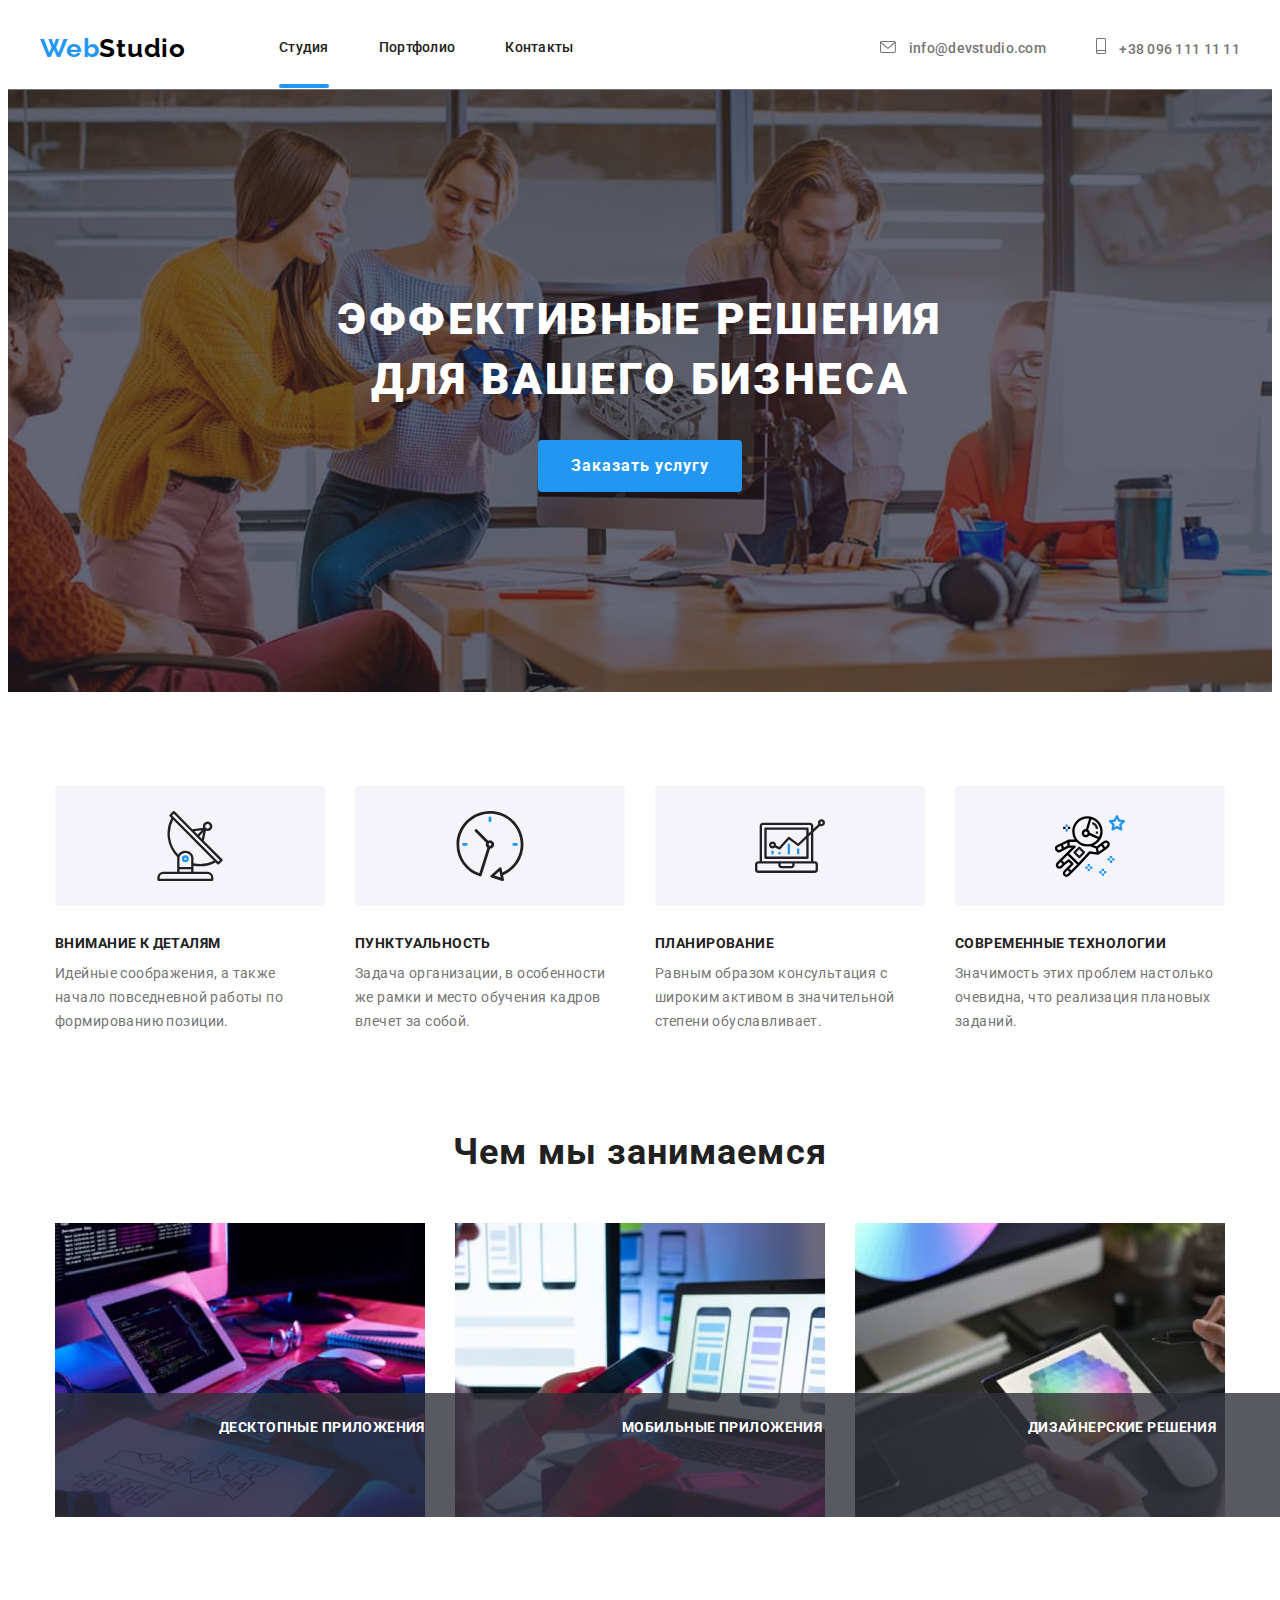
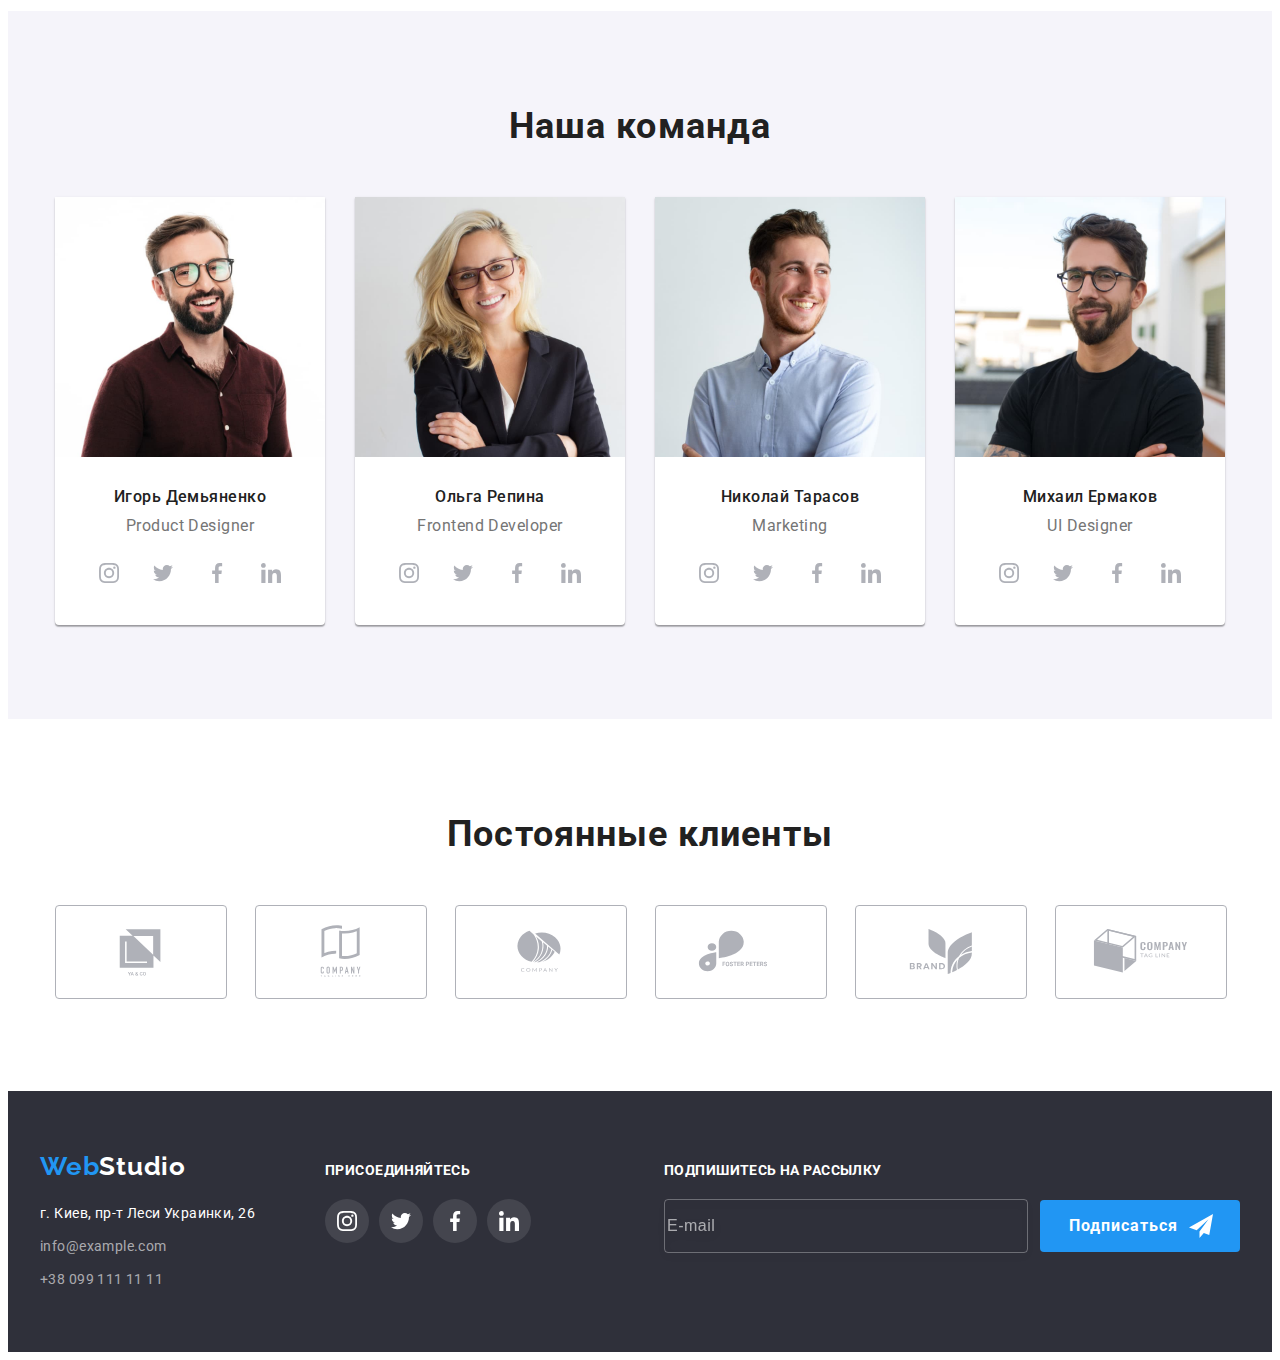
<file: index.html>
<!DOCTYPE html>
<html lang="ru">
  <head>
    <meta charset="UTF-8" />
    <meta http-equiv="X-UA-Compatible" content="IE=edge" />
    <meta name="viewport" content="width=device-width, initial-scale=1.0" />
    <title>Студия</title>
    <link rel="preconnect" href="https://fonts.googleapis.com" />
    <link rel="preconnect" href="https://fonts.gstatic.com" crossorigin />
    <link
      href="https://fonts.googleapis.com/css2?family=Raleway:wght@700&family=Roboto:wght@400;500;700;900&display=swap"
      rel="stylesheet"
    />
    <link
      rel="stylesheet"
      href="https://cdnjs.cloudflare.com/ajax/libs/modern-normalize/1.1.0/modern-normalize.min.css"
      integrity="sha512-wpPYUAdjBVSE4KJnH1VR1HeZfpl1ub8YT/NKx4PuQ5NmX2tKuGu6U/JRp5y+Y8XG2tV+wKQpNHVUX03MfMFn9Q=="
      crossorigin="anonymous"
      referrerpolicy="no-referrer"
    />
    <link rel="stylesheet" href="./css/styles.css" />
    <link rel="stylesheet" href="./css/main.min.css" />
  </head>
  <body>
    <header class="header">
      <div class="container">
        <nav class="nav">
          <a class="logo link" href="index.html"
            >Web<span class="logo-accent-header">Studio</span></a
          >
          <ul class="nav__list list">
            <li class="nav__item item">
              <a href="./index.html" class="nav__link link current">Студия</a>
            </li>
            <li class="nav__item item">
              <a href="./portfolio.html" class="nav__link link">Портфолио</a>
            </li>
            <li class="nav__item item">
              <a href="" class="nav__link link">Контакты</a>
            </li>
          </ul>
        </nav>

        <ul class="header-contact__list list">
          <li class="header-contact__item">
            <a
              class="header-contact__link link"
              href="mailto:info@devstudio.com"
              ><svg class="header-contact__icon" width="16px" height="12px">
                <use href="./img/spraite.svg#icon-mailto"></use>
              </svg>
              info@devstudio.com
            </a>
          </li>
          <li class="header-contact__item">
            <a class="header-contact__link link" href="tel:+380961111111">
              <svg class="header-contact__icon" width="10px" height="16px">
                <use href="./img/spraite.svg#icon-smartphone"></use>
              </svg>
              +38 096 111 11 11
            </a>
          </li>
        </ul>
      </div>
    </header>

    <main>
      <section class="hero">
        <div class="container">
          <h1 class="hero__title">Эффективные решения для вашего бизнеса</h1>
          <button class="btn hero__btn button" type="button" data-modal-open>
            Заказать услугу
          </button>
        </div>
      </section>

      <section class="advantage">
        <div class="container">
          <h2 class="visually-hidden">Преимущества</h2>
          <ul class="advantage__list list">
            <li class="advantage__item">
              <div class="advantage__icon">
                <svg class="advantage__svg" width="70px" height="70px">
                  <use href="./img/spraite.svg#icon-antenna"></use>
                </svg>
              </div>
              <h3 class="advantage__title">Внимание к деталям</h3>
              <p class="advantage__text">
                Идейные соображения, а также начало повседневной работы по
                формированию позиции.
              </p>
            </li>

            <li class="advantage__item">
              <div class="advantage__icon">
                <svg class="advantage__svg" width="70px" height="70px">
                  <use href="./img/spraite.svg#icon-clock"></use>
                </svg>
              </div>
              <h3 class="advantage__title">Пунктуальность</h3>
              <p class="advantage__text">
                Задача организации, в особенности же рамки и место обучения
                кадров влечет за собой.
              </p>
            </li>

            <li class="advantage__item">
              <div class="advantage__icon">
                <svg class="advantage__svg" width="70px" height="70px">
                  <use href="./img/spraite.svg#icon-diagram"></use>
                </svg>
              </div>
              <h3 class="advantage__title">Планирование</h3>
              <p class="advantage__text">
                Равным образом консультация с широким активом в значительной
                степени обуславливает.
              </p>
            </li>

            <li class="advantage__item">
              <div class="advantage__icon">
                <svg class="advantage__svg" width="70px" height="70px">
                  <use href="./img/spraite.svg#icon-astronaut"></use>
                </svg>
              </div>
              <h3 class="advantage__title">Современные технологии</h3>
              <p class="advantage__text">
                Значимость этих проблем настолько очевидна, что реализация
                плановых заданий.
              </p>
            </li>
          </ul>
        </div>
      </section>

      <section class="work">
        <div class="container">
          <h2 class="work__title">Чем мы занимаемся</h2>

          <ul class="work__list list">
            <li class="work__item">
              <div class="work__img">
                <img
                  src="./img/img1.jpg"
                  alt="Десктопные приложения"
                  width="370"
                />
                <p class="work__top-text">Десктопные приложения</p>
              </div>
            </li>
            <li class="work__item">
              <div class="work__img">
                <img
                  src="./img/img2.jpg"
                  alt="Мобильные приложения"
                  width="370"
                />
                <p class="work__top-text">Мобильные приложения</p>
              </div>
            </li>

            <li class="work__item">
              <div class="work__img">
                <img
                  src="./img/img3.jpg"
                  alt="Дизайнерские решения"
                  width="370"
                />
                <p class="work__top-text">Дизайнерские решения</p>
              </div>
            </li>
          </ul>
        </div>
      </section>

      <section class="team">
        <div class="container">
          <h2 class="team__top-title">Наша команда</h2>

          <ul class="card list">
            <li class="card__item">
              <img src="./img/img4.jpg" alt="фото дизайнера" width="270" />
              <div class="card__box">
                <h3 class="card__title">Игорь Демьяненко</h3>
                <p class="card__text" lang="en">Product Designer</p>

                <ul class="socials list">
                  <li class="socials__item">
                    <a class="socials__link link" href="">
                      <svg
                        class="socials__icon card__icon"
                        width="20px"
                        height="20px"
                      >
                        <use href="./img/spraite.svg#icon-instagram"></use>
                      </svg>
                    </a>
                  </li>

                  <li class="socials__item">
                    <a class="socials__link link" href="">
                      <svg
                        class="socials__icon card__icon"
                        width="20px"
                        height="20px"
                      >
                        <use href="./img/spraite.svg#icon-twitter"></use>
                      </svg>
                    </a>
                  </li>

                  <li class="socials__item">
                    <a class="socials__link link" href="">
                      <svg
                        class="socials__icon card__icon"
                        width="20px"
                        height="20px"
                      >
                        <use href="./img/spraite.svg#icon-facebook"></use>
                      </svg>
                    </a>
                  </li>

                  <li class="socials__item">
                    <a class="socials__link link" href="">
                      <svg
                        class="socials__icon card__icon"
                        width="20px"
                        height="20px"
                      >
                        <use href="./img/spraite.svg#icon-linkedin"></use>
                      </svg>
                    </a>
                  </li>
                </ul>
              </div>
            </li>

            <li class="card__item">
              <img src="./img/img5.jpg" alt="фото разработчика" width="270" />
              <div class="card__box">
                <h3 class="card__title">Ольга Репина</h3>
                <p class="card__text" lang="en">Frontend Developer</p>

                <ul class="socials list">
                  <li class="socials__item">
                    <a class="socials__link link" href="">
                      <svg
                        class="socials__icon card__icon"
                        width="20px"
                        height="20px"
                      >
                        <use href="./img/spraite.svg#icon-instagram"></use>
                      </svg>
                    </a>
                  </li>

                  <li class="socials__item">
                    <a class="socials__link link" href="">
                      <svg
                        class="socials__icon card__icon"
                        width="20px"
                        height="20px"
                      >
                        <use href="./img/spraite.svg#icon-twitter"></use>
                      </svg>
                    </a>
                  </li>

                  <li class="socials__item">
                    <a class="socials__link link" href="">
                      <svg
                        class="socials__icon card__icon"
                        width="20px"
                        height="20px"
                      >
                        <use href="./img/spraite.svg#icon-facebook"></use>
                      </svg>
                    </a>
                  </li>

                  <li class="socials__item">
                    <a class="socials__link link" href="">
                      <svg
                        class="socials__icon card__icon"
                        width="20px"
                        height="20px"
                      >
                        <use href="./img/spraite.svg#icon-linkedin"></use>
                      </svg>
                    </a>
                  </li>
                </ul>
              </div>
            </li>

            <li class="card__item">
              <img src="./img/img6.jpg" alt="фото маркетолога" width="270" />
              <div class="card__box">
                <h3 class="card__title">Николай Тарасов</h3>
                <p class="card__text" lang="en">Marketing</p>

                <ul class="socials list">
                  <li class="socials__item">
                    <a class="socials__link link" href="">
                      <svg
                        class="socials__icon card__icon"
                        width="20px"
                        height="20px"
                      >
                        <use href="./img/spraite.svg#icon-instagram"></use>
                      </svg>
                    </a>
                  </li>

                  <li class="socials__item">
                    <a class="socials__link link" href="">
                      <svg
                        class="socials__icon card__icon"
                        width="20px"
                        height="20px"
                      >
                        <use href="./img/spraite.svg#icon-twitter"></use>
                      </svg>
                    </a>
                  </li>

                  <li class="socials__item">
                    <a class="socials__link link" href="">
                      <svg
                        class="socials__icon card__icon"
                        width="20px"
                        height="20px"
                      >
                        <use href="./img/spraite.svg#icon-facebook"></use>
                      </svg>
                    </a>
                  </li>

                  <li class="socials__item">
                    <a class="socials__link link" href="">
                      <svg
                        class="socials__icon card__icon"
                        width="20px"
                        height="20px"
                      >
                        <use href="./img/spraite.svg#icon-linkedin"></use>
                      </svg>
                    </a>
                  </li>
                </ul>
              </div>
            </li>

            <li class="card__item">
              <img src="./img/img7.jpg" alt="фото дизайнера" width="270" />
              <div class="card__box">
                <h3 class="card__title">Михаил Ермаков</h3>
                <p class="card__text" lang="en">UI Designer</p>

                <ul class="socials list">
                  <li class="socials__item">
                    <a class="socials__link link" href="">
                      <svg
                        class="socials__icon card__icon"
                        width="20px"
                        height="20px"
                      >
                        <use href="./img/spraite.svg#icon-instagram"></use>
                      </svg>
                    </a>
                  </li>

                  <li class="socials__item">
                    <a class="socials__link link" href="">
                      <svg
                        class="socials__icon card__icon"
                        width="20px"
                        height="20px"
                      >
                        <use href="./img/spraite.svg#icon-twitter"></use>
                      </svg>
                    </a>
                  </li>

                  <li class="socials__item">
                    <a class="socials__link link" href="">
                      <svg
                        class="socials__icon card__icon"
                        width="20px"
                        height="20px"
                      >
                        <use href="./img/spraite.svg#icon-facebook"></use>
                      </svg>
                    </a>
                  </li>

                  <li class="socials__item">
                    <a class="socials__link link" href="">
                      <svg
                        class="socials__icon card__icon"
                        width="20px"
                        height="20px"
                      >
                        <use href="./img/spraite.svg#icon-linkedin"></use>
                      </svg>
                    </a>
                  </li>
                </ul>
              </div>
            </li>
          </ul>
        </div>
      </section>

      <section class="client">
        <div class="container">
          <h2 class="client__title">Постоянные клиенты</h2>
          <ul class="client__list list">
            <li class="client__item">
              <a class="client__link link" href=""
                ><svg class="client__icon" width="106px" height="60px">
                  <use href="./img/spraite.svg#icon-client-1"></use>
                </svg>
              </a>
            </li>
            <li class="client__item">
              <a class="client__link link" href=""
                ><svg class="client__icon" width="106px" height="60px">
                  <use href="./img/spraite.svg#icon-client-2"></use>
                </svg>
              </a>
            </li>
            <li class="client__item">
              <a class="client__link link" href=""
                ><svg class="client__icon" width="106px" height="60px">
                  <use href="./img/spraite.svg#icon-client-3"></use>
                </svg>
              </a>
            </li>
            <li class="client__item">
              <a class="client__link link" href=""
                ><svg class="client__icon" width="106px" height="60px">
                  <use href="./img/spraite.svg#icon-client-4"></use>
                </svg>
              </a>
            </li>
            <li class="client__item">
              <a class="client__link link" href=""
                ><svg class="client__icon" width="106px" height="60px">
                  <use href="./img/spraite.svg#icon-client-5"></use>
                </svg>
              </a>
            </li>
            <li class="client__item">
              <a class="client__link link" href=""
                ><svg class="client__icon" width="106px" height="60px">
                  <use href="./img/spraite.svg#icon-client-6"></use>
                </svg>
              </a>
            </li>
          </ul>
        </div>
      </section>
    </main>

    <footer class="footer">
      <div class="container footer__container">
        <div class="footer__contact-box">
          <a class="logo footer__logo link" href="index.html"
            >Web<span class="footer__accent-logo">Studio</span></a
          >
          <address class="footer__address">
            г. Киев, пр-т Леси Украинки, 26
          </address>
          <ul class="footer__list list">
            <li class="footer__item">
              <a class="footer__contact link" href="mailto:info@example.com"
                >info@example.com</a
              >
            </li>
            <li class="footer__item">
              <a class="footer__contact link" href="tel:+380991111111"
                >+38 099 111 11 11</a
              >
            </li>
          </ul>
        </div>

        <div class="footer__socials">
          <h2 class="footer__title">присоединяйтесь</h2>

          <ul class="socials list">
            <li class="socials__item">
              <a class="socials__link footer__link link" href=""
                ><svg
                  class="socials__icon footer__icon"
                  width="20px"
                  height="20px"
                >
                  <use href="./img/spraite.svg#icon-instagram"></use>
                </svg>
              </a>
            </li>

            <li class="socials__item">
              <a class="socials__link footer__link link" href=""
                ><svg
                  class="socials__icon footer__icon"
                  width="20px"
                  height="20px"
                >
                  <use href="./img/spraite.svg#icon-twitter"></use>
                </svg>
              </a>
            </li>

            <li class="socials__item">
              <a class="socials__link footer__link link" href=""
                ><svg
                  class="socials__icon footer__icon"
                  width="20px"
                  height="20px"
                >
                  <use href="./img/spraite.svg#icon-facebook"></use>
                </svg>
              </a>
            </li>

            <li class="socials__item">
              <a class="socials__link footer__link link" href=""
                ><svg
                  class="socials__icon footer__icon"
                  width="20px"
                  height="20px"
                >
                  <use href="./img/spraite.svg#icon-linkedin"></use>
                </svg>
              </a>
            </li>
          </ul>
        </div>

        <div class="subscribe">
          <p class="subscribe__text">Подпишитесь на рассылку</p>

          <form name="subscribe__form" class="subscribe__form">
            <input
              type="email"
              class="subscribe__input"
              name="user-email-two"
              id="user-email-two"
              placeholder="E-mail"
            />

            <button type="submit" class="btn subscribe__btn button">
              Подписаться
              <svg class="subscribe__icon" width="24" height="24">
                <use href="./img/spraite.svg#icon-icon-send"></use>
              </svg>
            </button>
          </form>
        </div>
      </div>
    </footer>

    <div class="backdrop is-hidden" data-modal>
      <div class="modal">
        <button type="button" class="modal__close-btn button" data-modal-close>
          <svg class="modal__icon-btn" width="18" height="18">
            <use href="./img/spraite.svg#icon-close"></use>
          </svg>
        </button>
        <p class="modal__title">Оставьте свои данные, мы вам перезвоним</p>

        <form>
          <div class="modal__field">
            <label for="user-name" class="modal__label"> Имя</label>
            <div class="input__wrap">
              <input
                type="text"
                class="modal__input"
                name="user-name"
                required
                id="user-name"
              />
              <svg class="modal__icon" width="18" height="18">
                <use href="./img/spraite.svg#icon-person"></use>
              </svg>
            </div>
          </div>

          <div class="modal__field">
            <label for="user-tel" class="modal__label">Телефон</label>
            <div class="input__wrap">
              <input
                type="tel"
                class="modal__input"
                name="user-tel"
                required
                id="user-tel"
              />
              <svg class="modal__icon" width="18" height="18">
                <use href="./img/spraite.svg#icon-phone-mod"></use>
              </svg>
            </div>
          </div>

          <div class="modal__field">
            <label for="user-email" class="modal__label">Почта</label>
            <div class="input__wrap">
              <input
                type="email"
                class="modal__input"
                name="user-email"
                id="user-email"
              />
              <svg class="modal__icon" width="18" height="18">
                <use href="./img/spraite.svg#icon-email-mod"></use>
              </svg>
            </div>
          </div>

          <div class="modal__field">
            <label for="user-text" class="modal__label">Комментарий</label>
            <textarea
              name="user-text"
              id="user-text"
              class="modal__text"
              placeholder="Введите текст"
            ></textarea>
          </div>

          <div class="modal__field">
            <input
              type="checkbox"
              name="privacy"
              value="true"
              class="modal__check visually-hidden"
              id="privacy"
            />
            <label for="privacy" class="modal__check-text">
              Соглашаюсь с рассылкой и принимаю
              <a href="" class="modal__check-link">Условия договора</a>
            </label>
          </div>

          <button type="submit" class="btn modal__btn button">Отправить</button>
        </form>
      </div>
    </div>

    <script src="./js/modal.js"></script>
  </body>
</html>
</file>
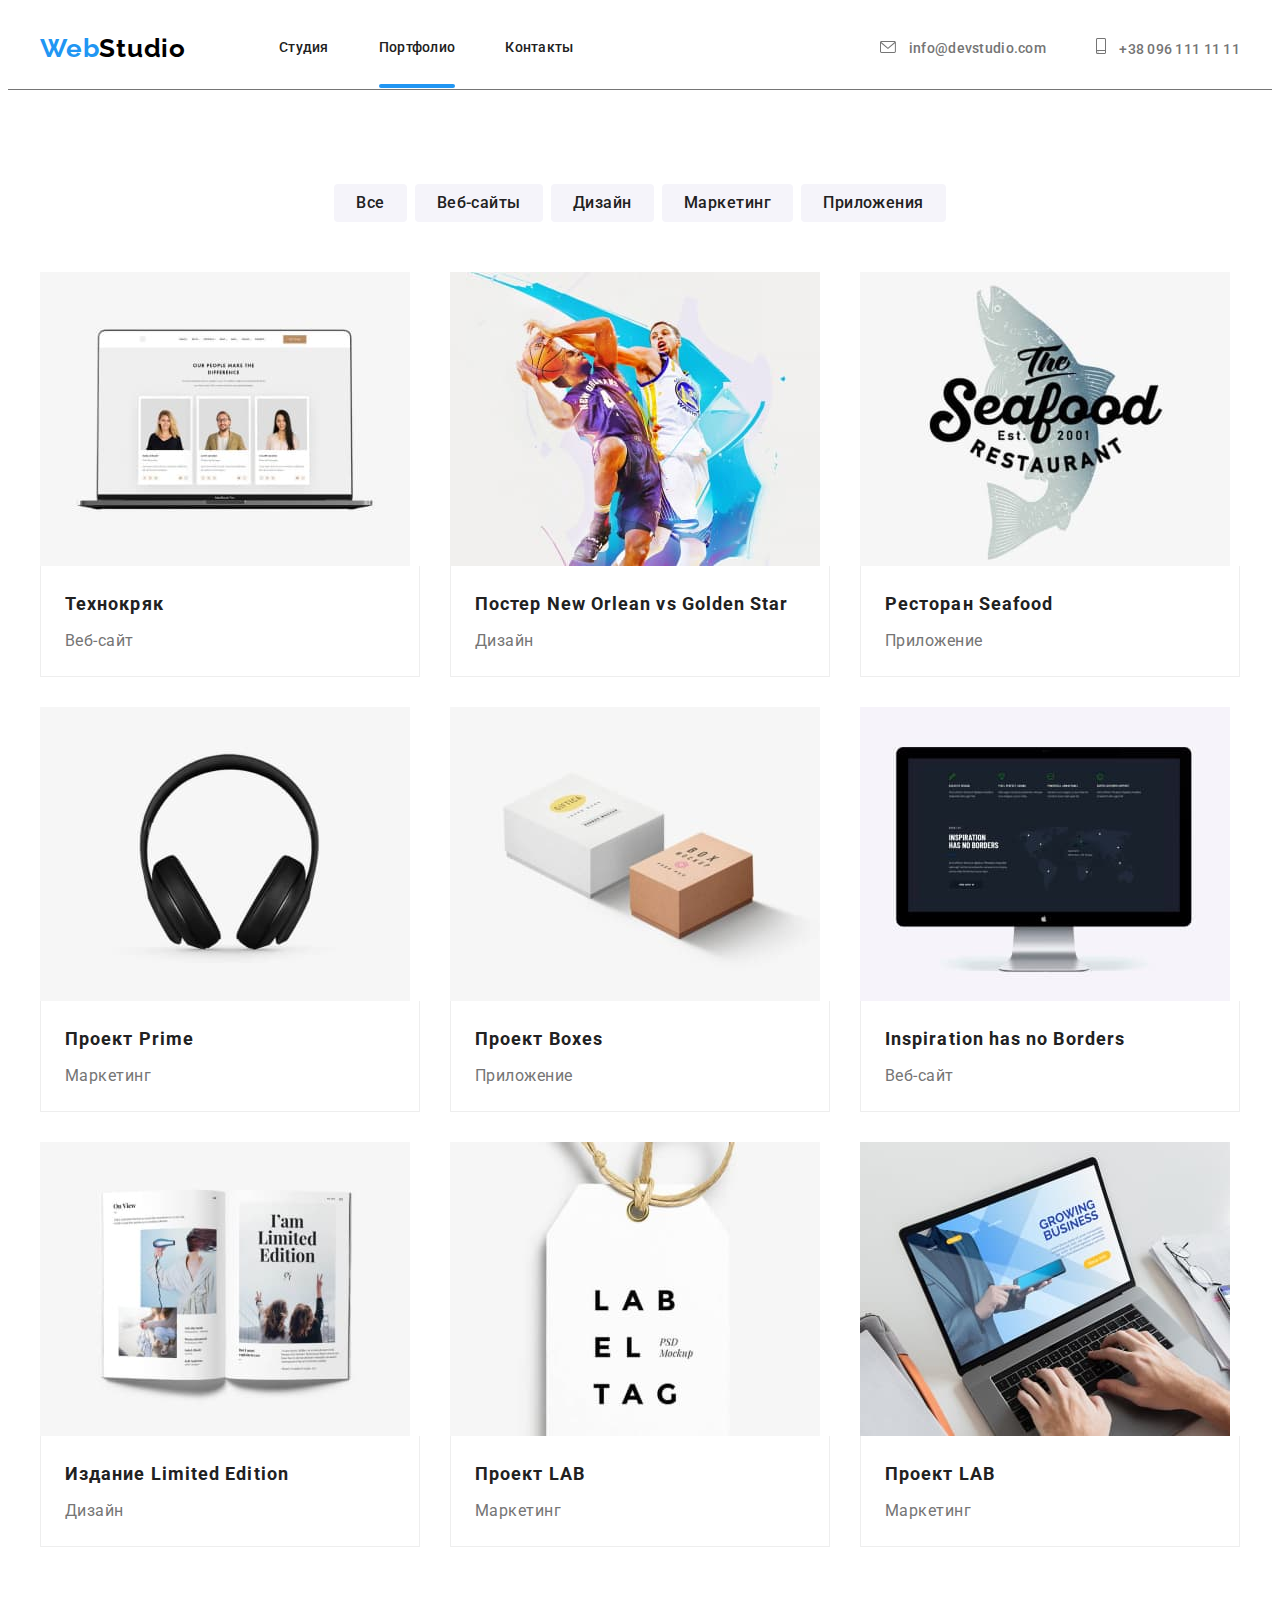
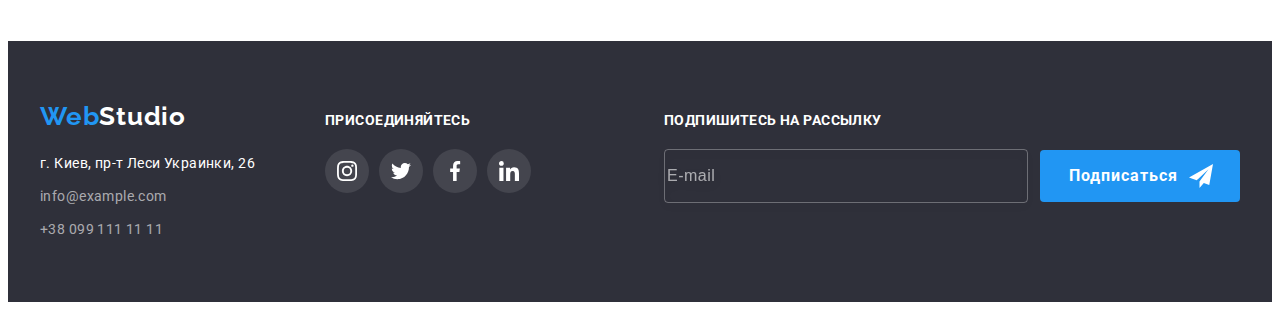
<file: portfolio.html>
<!DOCTYPE html>
<html lang="ru">
  <head>
    <meta charset="UTF-8" />
    <meta http-equiv="X-UA-Compatible" content="IE=edge" />
    <meta name="viewport" content="width=device-width, initial-scale=1.0" />
    <title>Портфолио</title>
    <link rel="preconnect" href="https://fonts.googleapis.com" />
    <link rel="preconnect" href="https://fonts.gstatic.com" crossorigin />
    <link
      href="https://fonts.googleapis.com/css2?family=Raleway:wght@700&family=Roboto:wght@400;500;700;900&display=swap"
      rel="stylesheet"
    />
    <link
      rel="stylesheet"
      href="https://cdnjs.cloudflare.com/ajax/libs/modern-normalize/1.1.0/modern-normalize.min.css"
      integrity="sha512-wpPYUAdjBVSE4KJnH1VR1HeZfpl1ub8YT/NKx4PuQ5NmX2tKuGu6U/JRp5y+Y8XG2tV+wKQpNHVUX03MfMFn9Q=="
      crossorigin="anonymous"
      referrerpolicy="no-referrer"
    />
    <link rel="stylesheet" href="./css/styles.css" />
    <link rel="stylesheet" href="./css/main.min.css" />
  </head>
  <body>
    <header class="header">
      <div class="container">
        <nav class="nav">
          <a class="logo link" href="index.html"
            >Web<span class="logo-accent-header">Studio</span></a
          >
          <ul class="nav__list list">
            <li class="nav__item item">
              <a href="./index.html" class="nav__link link">Студия</a>
            </li>
            <li class="nav__item item">
              <a href="./portfolio.html" class="nav__link link current"
                >Портфолио</a
              >
            </li>
            <li class="nav__item item">
              <a href="" class="nav__link link">Контакты</a>
            </li>
          </ul>
        </nav>

        <ul class="header-contact__list list">
          <li class="header-contact__item">
            <a
              class="header-contact__link link"
              href="mailto:info@devstudio.com"
              ><svg class="header-contact__icon" width="16px" height="12px">
                <use href="./img/spraite.svg#icon-mailto"></use>
              </svg>
              info@devstudio.com
            </a>
          </li>
          <li class="header-contact__item">
            <a class="header-contact__link link" href="tel:+380961111111">
              <svg class="header-contact__icon" width="10px" height="16px">
                <use href="./img/spraite.svg#icon-smartphone"></use>
              </svg>
              +38 096 111 11 11
            </a>
          </li>
        </ul>
      </div>
    </header>

    <main>
      <section class="portfolio">
        <div class="container">
          <h1 class="visually-hidden">Проекты</h1>
          <div class="menu">
            <ul class="menu__list list">
              <li class="menu__item">
                <button type="button" class="menu__btn button">Все</button>
              </li>
              <li class="menu__item">
                <button type="button" class="menu__btn button">
                  Веб-сайты
                </button>
              </li>
              <li class="menu__item">
                <button type="button" class="menu__btn button">Дизайн</button>
              </li>
              <li class="menu__item">
                <button type="button" class="menu__btn button">
                  Маркетинг
                </button>
              </li>
              <li class="menu__item">
                <button type="button" class="menu__btn button">
                  Приложения
                </button>
              </li>
            </ul>
          </div>

          <ul class="gallery list">
            <li class="gallery__item">
              <a href="" class="gallery__link link">
                <div class="gallery__img">
                  <img
                    src="./img/tehnokryak.jpg"
                    alt="Проект Технокряк"
                    width="370"
                  />
                  <p class="gallery__top-text">
                    Ресурс предлагает комплексные предложения с разным уровнем
                    функционала и сервисов. Все это позволит посетителю получить
                    исчерпывающие сведения о компании или частном лице.
                  </p>
                </div>
                <div class="gallery__box">
                  <h2 class="gallery__title">Технокряк</h2>
                  <p class="gallery__text">Веб-сайт</p>
                </div>
              </a>
            </li>

            <li class="gallery__item">
              <a href="" class="gallery__link link">
                <div class="gallery__img">
                  <img
                    src="./img/orlean.jpg"
                    alt="Проект New Orlean vs Golden Star"
                    width="370"
                  />
                  <p class="gallery__top-text">
                    Ресурс предлагает комплексные предложения с разным уровнем
                    функционала и сервисов. Все это позволит посетителю получить
                    исчерпывающие сведения о компании или частном лице.
                  </p>
                </div>
                <div class="gallery__box">
                  <h2 class="gallery__title">
                    Постер New Orlean vs Golden Star
                  </h2>
                  <p class="gallery__text">Дизайн</p>
                </div>
              </a>
            </li>
            <li class="gallery__item">
              <a href="" class="gallery__link link">
                <div class="gallery__img">
                  <img
                    src="./img/seafood.jpg"
                    alt="Проект Ресторан Seafood"
                    width="370"
                  />
                  <p class="gallery__top-text">
                    Ресурс предлагает комплексные предложения с разным уровнем
                    функционала и сервисов. Все это позволит посетителю получить
                    исчерпывающие сведения о компании или частном лице.
                  </p>
                </div>
                <div class="gallery__box">
                  <h2 class="gallery__title">Ресторан Seafood</h2>
                  <p class="gallery__text">Приложение</p>
                </div>
              </a>
            </li>

            <li class="gallery__item">
              <a href="" class="gallery__link link">
                <div class="gallery__img">
                  <img src="./img/prime.jpg" alt="Проект Prime" width="370" />
                  <p class="gallery__top-text">
                    Ресурс предлагает комплексные предложения с разным уровнем
                    функционала и сервисов. Все это позволит посетителю получить
                    исчерпывающие сведения о компании или частном лице.
                  </p>
                </div>
                <div class="gallery__box">
                  <h2 class="gallery__title">Проект Prime</h2>
                  <p class="gallery__text">Маркетинг</p>
                </div>
              </a>
            </li>

            <li class="gallery__item">
              <a href="" class="gallery__link link">
                <div class="gallery__img">
                  <img src="./img/boxes.jpg" alt="Проект Boxes" width="370" />
                  <p class="gallery__top-text">
                    Ресурс предлагает комплексные предложения с разным уровнем
                    функционала и сервисов. Все это позволит посетителю получить
                    исчерпывающие сведения о компании или частном лице.
                  </p>
                </div>
                <div class="gallery__box">
                  <h2 class="gallery__title">Проект Boxes</h2>
                  <p class="gallery__text">Приложение</p>
                </div>
              </a>
            </li>

            <li class="gallery__item">
              <a href="" class="gallery__link link">
                <div class="gallery__img">
                  <img
                    src="./img/borders.jpg"
                    alt="Проект Inspiration has no Borders"
                    width="370"
                  />
                  <p class="gallery__top-text">
                    Ресурс предлагает комплексные предложения с разным уровнем
                    функционала и сервисов. Все это позволит посетителю получить
                    исчерпывающие сведения о компании или частном лице.
                  </p>
                </div>
                <div class="gallery__box">
                  <h2 class="gallery__title">Inspiration has no Borders</h2>
                  <p class="gallery__text">Веб-сайт</p>
                </div>
              </a>
            </li>

            <li class="gallery__item">
              <a href="" class="gallery__link link">
                <div class="gallery__img">
                  <img
                    src="./img/edition.jpg"
                    alt="Проект Limited Edition"
                    width="370"
                  />
                  <p class="gallery__top-text">
                    Ресурс предлагает комплексные предложения с разным уровнем
                    функционала и сервисов. Все это позволит посетителю получить
                    исчерпывающие сведения о компании или частном лице.
                  </p>
                </div>
                <div class="gallery__box">
                  <h2 class="gallery__title">Издание Limited Edition</h2>
                  <p class="gallery__text">Дизайн</p>
                </div>
              </a>
            </li>

            <li class="gallery__item">
              <a href="" class="gallery__link link">
                <div class="gallery__img">
                  <img src="./img/lab.jpg" alt="Проект LAB" width="370" />
                  <p class="gallery__top-text">
                    Ресурс предлагает комплексные предложения с разным уровнем
                    функционала и сервисов. Все это позволит посетителю получить
                    исчерпывающие сведения о компании или частном лице.
                  </p>
                </div>
                <div class="gallery__box">
                  <h2 class="gallery__title">Проект LAB</h2>
                  <p class="gallery__text">Маркетинг</p>
                </div>
              </a>
            </li>

            <li class="gallery__item">
              <a href="" class="gallery__link link">
                <div class="gallery__img">
                  <img
                    src="./img/business.jpg"
                    alt="Проект Growing Business"
                    width="370"
                  />
                  <p class="gallery__top-text">
                    Ресурс предлагает комплексные предложения с разным уровнем
                    функционала и сервисов. Все это позволит посетителю получить
                    исчерпывающие сведения о компании или частном лице.
                  </p>
                </div>
                <div class="gallery__box">
                  <h2 class="gallery__title">Проект LAB</h2>
                  <p class="gallery__text">Маркетинг</p>
                </div>
              </a>
            </li>
          </ul>
        </div>
      </section>
    </main>

    <footer class="footer">
      <div class="container footer__container">
        <div class="footer__contact-box">
          <a class="logo footer__logo link" href="index.html"
            >Web<span class="footer__accent-logo">Studio</span></a
          >
          <address class="footer__address">
            г. Киев, пр-т Леси Украинки, 26
          </address>
          <ul class="footer__list list">
            <li class="footer__item">
              <a class="footer__contact link" href="mailto:info@example.com"
                >info@example.com</a
              >
            </li>
            <li class="footer__item">
              <a class="footer__contact link" href="tel:+380991111111"
                >+38 099 111 11 11</a
              >
            </li>
          </ul>
        </div>

        <div class="footer__socials">
          <h2 class="footer__title">присоединяйтесь</h2>

          <ul class="socials list">
            <li class="socials__item">
              <a class="socials__link footer__link link" href=""
                ><svg
                  class="socials__icon footer__icon"
                  width="20px"
                  height="20px"
                >
                  <use href="./img/spraite.svg#icon-instagram"></use>
                </svg>
              </a>
            </li>

            <li class="socials__item">
              <a class="socials__link footer__link link" href=""
                ><svg
                  class="socials__icon footer__icon"
                  width="20px"
                  height="20px"
                >
                  <use href="./img/spraite.svg#icon-twitter"></use>
                </svg>
              </a>
            </li>

            <li class="socials__item">
              <a class="socials__link footer__link link" href=""
                ><svg
                  class="socials__icon footer__icon"
                  width="20px"
                  height="20px"
                >
                  <use href="./img/spraite.svg#icon-facebook"></use>
                </svg>
              </a>
            </li>

            <li class="socials__item">
              <a class="socials__link footer__link link" href=""
                ><svg
                  class="socials__icon footer__icon"
                  width="20px"
                  height="20px"
                >
                  <use href="./img/spraite.svg#icon-linkedin"></use>
                </svg>
              </a>
            </li>
          </ul>
        </div>

        <div class="subscribe">
          <p class="subscribe__text">Подпишитесь на рассылку</p>

          <form name="subscribe__form" class="subscribe__form">
            <input
              type="email"
              class="subscribe__input"
              name="user-email-two"
              id="user-email-two"
              placeholder="E-mail"
            />

            <button type="submit" class="btn subscribe__btn button">
              Подписаться
              <svg class="subscribe__icon" width="24" height="24">
                <use href="./img/spraite.svg#icon-icon-send"></use>
              </svg>
            </button>
          </form>
        </div>
      </div>
    </footer>
  </body>
</html>
</file>
<file: css/styles.css>
/* основний колір заголовків 2-3 рівня #212121;  */
/* основний колір тексту  #757575;*/
/* акцент #2196f3; */

/* ----------------------header---------------------- */

/*----------- Перша секція-HERO-ЭФФЕКТИВНЫЕ РЕШЕНИЯ ДЛЯ ВАШЕГО БИЗНЕСА---------*/

/* ------------------------------MODAL--------------- */

/*---------------Переваги-advantage------------------ */

/*------------------------work--Чем мы занимаемся----------------------- */

/*-------------------Наша команда-team------------------ */

/* ---------------Секція Клієнти ---------------*/

/*----------------------footer--------------------- */

/* ----------------------------Підписка на розсилку------------- */

/*----------------------Сторінка 2 Портфолио- gallery--------------------- */
</file>
<file: css/main.min.css>
:root{--primary-text-color: #757575;--tittle-text-color: #212121;--accent-color: #2196f3;--main-tittle-text-color: #ffffff;--typical-margin: 30px}body{font-family:Roboto,sans-serif}.link{text-decoration:none}.list{list-style:none}p,h1,h2,h3,h4,h5,h6{margin:0}ul,ol{margin:0;padding-left:0}button{cursor:pointer}img{display:block;max-width:100%;height:auto}.visually-hidden{position:absolute;white-space:nowrap;width:1px;height:1px;overflow:hidden;border:0;padding:0;clip:rect(0 0 0 0);clip-path:inset(50%);margin:-1px}.container{width:1200px;margin:0 auto;padding-left:15px;padding-right:15px}.logo{font-family:Raleway,sans-serif;font-weight:700;font-size:26px;line-height:1.19;letter-spacing:.03em;color:var(--accent-color)}.logo-accent-header{color:#000}.nav__list{display:flex;margin-left:93px}.nav{display:flex;align-items:center}.nav__list .nav__item+.nav__item{margin-left:50px}.nav__link{display:block;text-decoration:none;font-weight:500;font-size:14px;line-height:1.14;letter-spacing:.02em;color:var(--tittle-text-color);transition-property:color;transition-duration:250ms;transition-timing-function:cubic-bezier(0.4, 0, 0.2, 1)}.nav__link:hover,.nav__link:focus{color:var(--accent-color)}.nav__link{position:relative}.nav__link.current:after{content:"";position:absolute;width:100%;height:4px;background-color:var(--accent-color);border-radius:2px;left:0;bottom:-32px}.btn{display:flex;align-items:center;padding:10px 55px;margin-left:auto;margin-right:auto;border:1px solid rgba(0,0,0,0);border-radius:4px;min-width:200px;font-family:inherit;font-weight:700;font-size:16px;line-height:1.88;letter-spacing:.06em;color:var(--main-tittle-text-color);background-color:var(--accent-color);transition:box-shadow 250ms cubic-bezier(0.4, 0, 0.2, 1),background-color 250ms cubic-bezier(0.4, 0, 0.2, 1)}.btn:hover,.btn:focus{box-shadow:0px 4px 4px rgba(0,0,0,.25);background-color:#188ce8}.subscribe__text{margin-bottom:20px;font-weight:700;font-size:14px;line-height:1.14;letter-spacing:.03em;text-transform:uppercase;color:var(--main-tittle-text-color)}.subscribe{margin-left:auto}.subscribe__form{display:flex;align-items:center}.subscribe__input{margin-right:12px;width:358px;height:50px;border:1px solid rgba(255,255,255,.3);filter:drop-shadow(0px 4px 4px rgba(0, 0, 0, 0.15));border-radius:4px;outline:none;background:rgba(0,0,0,0);transition:border-color 250ms cubic-bezier(0.4, 0, 0.2, 1)}.subscribe__input:hover,.subscribe__input:focus{border-color:var(--accent-color)}.subscribe__input::placeholder{font-weight:400;font-size:16px;line-height:1.25;letter-spacing:.03em;color:rgba(255,255,255,.6)}.subscribe__btn{padding:10px 28px;position:relative}.subscribe__icon{position:absolute;left:148px;top:50%;transform:translateY(-50%)}.backdrop{width:100%;height:100%;background-color:rgba(0,0,0,.2);position:fixed;top:0;transition:opacity 250ms,visibility 250ms}.modal{padding:40px;width:528px;min-height:581px;background-color:#fff;border-radius:4px;box-shadow:0px 1px 3px rgba(0,0,0,.12),0px 1px 1px rgba(0,0,0,.14),0px 2px 1px rgba(0,0,0,.2);position:absolute;top:50%;left:50%;transform:translate(-50%, -50%);transition:transform 250ms cubic-bezier(0.4, 0, 0.2, 1)}.modal__close-btn{width:30px;height:30px;border:1px solid rgba(0,0,0,.1);border-radius:50%;background-color:rgba(0,0,0,0);position:absolute;top:8px;right:8px;display:flex;align-items:center;justify-content:center;padding:0}.modal__icon-btn{fill:#000;transition:fill 250ms cubic-bezier(0.4, 0, 0.2, 1)}.modal__icon-btn:focus,.modal__icon-btn:hover{fill:var(--accent-color)}.is-hidden{visibility:hidden;opacity:0;pointer-events:none}.no-scroll{overflow:hidden}.modal__title{margin-bottom:12px;text-align:center;font-weight:700;font-size:20px;line-height:1.15;text-align:center;letter-spacing:.03em;color:var(--tittle-text-color)}.modal__field{margin-bottom:10px}.input__wrap{position:relative}.modal__icon{position:absolute;left:7px;top:50%;transform:translateY(-50%);transition:fill 250ms cubic-bezier(0.4, 0, 0.2, 1)}.modal__input:focus+.modal__icon{fill:var(--accent-color)}.modal__input{width:100%;height:40px;border:1px solid rgba(33,33,33,.2);border-radius:4px;padding-left:42px;outline:none;transition:border-color 250ms cubic-bezier(0.4, 0, 0.2, 1)}.modal__input:focus,.modal__input:hover{border-color:var(--accent-color)}.modal__text{padding:12px 16px;width:100%;height:120px;border:1px solid rgba(33,33,33,.2);border-radius:4px;resize:none;outline:none;transition:border-color 250ms cubic-bezier(0.4, 0, 0.2, 1)}.modal__text:focus,.modal__text:hover{border-color:var(--accent-color)}.modal__input::placeholder{font-weight:400;font-size:14px;line-height:1.14;letter-spacing:.01em;color:rgba(117,117,117,.5)}.modal__label{font-weight:400;font-size:12px;line-height:1.17;letter-spacing:.01em;color:var(--primary-text-color);margin-bottom:4px;display:block}.modal__field{margin-bottom:10px}.check__text::before{content:"";width:16px;height:15px;border:2px solid #212121;border-radius:2px;margin-right:8px}.modal__check:checked+.modal__check-text::before{background-color:var(--accent-color);background-image:url(../img/vector.svg);border:none;background-repeat:no-repeat;background-position:center;transition:border-color 250ms cubic-bezier(0.4, 0, 0.2, 1)}.modal__check:focus+.modal__check-text::before{border-color:var(--accent-color)}.modal__check-text{display:flex;align-items:center;position:relative;font-weight:400;font-size:14px;line-height:1.71;letter-spacing:.03em;color:var(--primary-text-color)}.modal__check-link{margin-left:4px;font-weight:400;font-size:14px;line-height:1.71;letter-spacing:.03em;text-decoration-line:underline;color:var(--accent-color)}.modal__btn{padding:10px 55px}.card{display:flex;align-items:center;justify-content:center}.card .card__item+.card__item{margin-left:var(--typical-margin)}.card__item{background:#fff;box-shadow:0px 1px 3px rgba(0,0,0,.12),0px 1px 1px rgba(0,0,0,.14),0px 2px 1px rgba(0,0,0,.2);border-radius:0px 0px 4px 4px}.card__title{font-weight:500;font-size:16px;line-height:1.19;text-align:center;letter-spacing:.03em;color:var(--tittle-text-color);margin-bottom:10px}.card__text{line-height:1.19;text-align:center;letter-spacing:.03em;color:var(--primary-text-color);margin-bottom:16px}.card__box{padding-top:30px;padding-bottom:30px}.socials{display:flex;justify-content:center}.socials__item{width:44px;height:44px}.socials .socials__item+.socials__item{margin-left:10px}.socials__icon{background-position:center;background-size:contain;background-repeat:no-repeat}.socials__link{display:flex;justify-content:center;align-items:center;width:100%;height:100%;border-radius:50%;transition:background-color 250ms cubic-bezier(0.4, 0, 0.2, 1)}.socials__link:hover,.socials__link:focus{background-color:var(--accent-color)}.menu{margin-bottom:50px;display:flex;align-items:center;justify-content:center}.menu__list{display:flex;align-items:center}.menu__list .menu__item+.menu__item{margin-left:8px}.menu__btn{font-family:inherit;font-weight:500;font-size:16px;line-height:1.62;letter-spacing:.03em;color:var(--tittle-text-color);background:#f5f4fa;border:none;cursor:pointer;display:block;padding:6px 22px;border-radius:4px;transition:color 250ms cubic-bezier(0.4, 0, 0.2, 1),background 250ms cubic-bezier(0.4, 0, 0.2, 1),box-shadow 250ms cubic-bezier(0.4, 0, 0.2, 1)}.menu__btn:hover,.menu__btn:focus{background:var(--accent-color);color:var(--main-tittle-text-color);box-shadow:0px 3px 1px rgba(0,0,0,.1),0px 1px 2px rgba(0,0,0,.08),0px 2px 2px rgba(0,0,0,.12)}.header{padding-top:25px;padding-bottom:25px;border-bottom:var(--primary-text-color) solid 1px;background:#fff}.header .container{display:flex;align-items:center}.header-contact__list{display:flex;margin-left:auto}.header-contact__list .header-contact__item+.header-contact__item{margin-left:50px}.header-contact__link{font-weight:500;font-size:14px;line-height:1.14;letter-spacing:.02em;color:var(--primary-text-color);transition-property:color;transition-duration:250ms;transition-timing-function:cubic-bezier(0.4, 0, 0.2, 1)}.header-contact__link:hover,.header-contact__link:focus{color:var(--accent-color)}.header-contact__icon{margin-right:10px;justify-content:center;background-repeat:no-repeat;background-position:center;background-size:contain;fill:currentColor}.hero{text-align:center;margin-left:auto;margin-right:auto;padding-top:200px;padding-bottom:200px;max-width:1600px;max-height:600px;background:#2f303a;background-repeat:no-repeat;background-position:center;background-size:cover;background-image:linear-gradient(to right, rgba(47, 48, 58, 0.4), rgba(47, 48, 58, 0.4)),url(../img/hero.jpg)}.hero__title{margin-bottom:var(--typical-margin);max-width:696px;margin-left:auto;margin-right:auto;font-weight:900;font-size:44px;line-height:1.36;letter-spacing:.06em;text-transform:uppercase;color:var(--main-tittle-text-color)}.hero__btn{padding:10px 32px}.advantage{text-align:left;padding-top:94px;padding-bottom:47px;background-color:#fff}.advantage__list{display:flex;align-items:center;justify-content:center}.advantage__list .advantage__item+.advantage__item{margin-left:var(--typical-margin)}.advantage__item{max-width:270px;min-height:251px}.advantage__title{margin-bottom:10px;font-size:14px;line-height:1.14;letter-spacing:.03em;text-transform:uppercase;color:var(--tittle-text-color)}.advantage__text{font-size:14px;line-height:1.71;letter-spacing:.03em;color:var(--primary-text-color)}.advantage__icon{display:flex;justify-content:center;align-items:center;margin-bottom:30px;height:120px;border-radius:4px;background-color:#f5f4fa}.work{padding-bottom:94px;padding-top:47px}.work__list{display:flex;align-items:center;justify-content:center}.work__list .work__item+.work__item{margin-left:var(--typical-margin)}.work__title{font-size:36px;line-height:1.17;letter-spacing:.03em;color:var(--tittle-text-color);margin-bottom:50px;text-align:center}.work__img{position:relative}.work__top-text{position:absolute;width:100%;min-height:70px;bottom:0;padding:27px 82px;font-weight:700;font-size:14px;line-height:1.14;text-align:center;letter-spacing:.03em;text-transform:uppercase;color:#fff;background:rgba(47,48,58,.8)}.team{background:#f5f4fa;padding-top:94px;padding-bottom:94px}.team__top-title{font-size:36px;line-height:1.17;letter-spacing:.03em;color:var(--tittle-text-color);margin-bottom:50px;text-align:center}.socials__link:hover .card__icon,.socials__link:focus .card__icon{fill:#fff}.card__icon{fill:#afb1b8;transition:fill 250ms cubic-bezier(0.4, 0, 0.2, 1)}.client{padding-top:94px;padding-bottom:94px}.client__title{margin-bottom:50px;text-align:center;font-weight:700;font-size:36px;line-height:1.17;letter-spacing:.03em;color:var(--tittle-text-color)}.client__list{display:flex;justify-content:center}.client__list .client__item+.client__item{margin-left:var(--typical-margin)}.client__item{width:170px;height:92px}.client__link{display:flex;justify-content:center;align-items:center;border:1px solid #afb1b8;width:100%;height:100%;border-radius:4px;transition-property:border-color;transition-duration:250ms;transition-timing-function:cubic-bezier(0.4, 0, 0.2, 1)}.client__icon{fill:#afb1b8;transition-property:fill;transition-duration:250ms;transition-timing-function:cubic-bezier(0.4, 0, 0.2, 1)}.client__link:hover,.client__link:focus{border-color:var(--accent-color)}.client__link:hover .client__icon,.client__link:focus .client__icon{fill:var(--accent-color)}.footer{background:#2f303a;padding-top:60px;padding-bottom:60px}.footer__container{align-items:baseline;display:flex}.footer__contact-box{margin-right:70px}.footer__logo{margin-bottom:20px;display:block}.footer__accent-logo{color:#fff}.footer__address{font-style:normal;font-weight:400;font-size:14px;line-height:1.71;letter-spacing:.03em;color:var(--main-tittle-text-color);margin-bottom:9px}.footer__contact{font-size:14px;line-height:1.71;letter-spacing:.03em;color:rgba(255,255,255,.6);transition-property:color;transition-duration:250ms;transition-timing-function:cubic-bezier(0.4, 0, 0.2, 1)}.footer__contact:hover,.footer__contact:focus{color:var(--accent-color)}.footer__list{display:block}.footer__list .footer__item+.footer__item{margin-top:9px}.footer__title{margin-bottom:20px;font-weight:700;font-size:14px;line-height:1.14;letter-spacing:.03em;text-transform:uppercase;color:var(--main-tittle-text-color)}.footer__socials{margin-right:70px}.footer__icon{fill:#fff}.footer__link{background:rgba(255,255,255,.1)}.portfolio{padding-top:94px;padding-bottom:94px}.gallery__title{font-size:18px;line-height:2;letter-spacing:.06em;color:var(--tittle-text-color);margin-bottom:4px}.gallery__text{line-height:1.88;letter-spacing:.03em;color:var(--primary-text-color)}.gallery{padding:0;margin:0;display:flex;flex-wrap:wrap;margin-left:calc(-1*var(--typical-margin));margin-top:calc(-1*var(--typical-margin))}.gallery__item{flex-basis:calc(33.3333333333% - 30px);margin-left:var(--typical-margin);margin-top:var(--typical-margin)}.gallery__box{padding:20px 24px;border-left:1px solid #eee;border-right:1px solid #eee;border-bottom:1px solid #eee}.gallery__link{display:block;transition-property:box-shadow;transition-duration:250ms;transition-timing-function:cubic-bezier(0.4, 0, 0.2, 1);text-decoration:none}.gallery__link:hover,.gallery__link:focus{box-shadow:0px 1px 1px rgba(0,0,0,.12),0px 4px 4px rgba(0,0,0,.06),1px 4px 6px rgba(0,0,0,.16)}.gallery__link:hover .gallery__top-text{transform:translateY(0)}.gallery__img{position:relative;overflow:hidden}.gallery__top-text{position:absolute;top:0;background-color:rgba(33,150,243,.9);padding:63px 24px;height:100%;transform:translateY(100%);transition:transform 250ms cubic-bezier(0.4, 0, 0.2, 1);font-weight:400;font-size:18px;line-height:1.56;letter-spacing:.03em;color:var(--main-tittle-text-color)}/*# sourceMappingURL=main.min.css.map */
</file>
